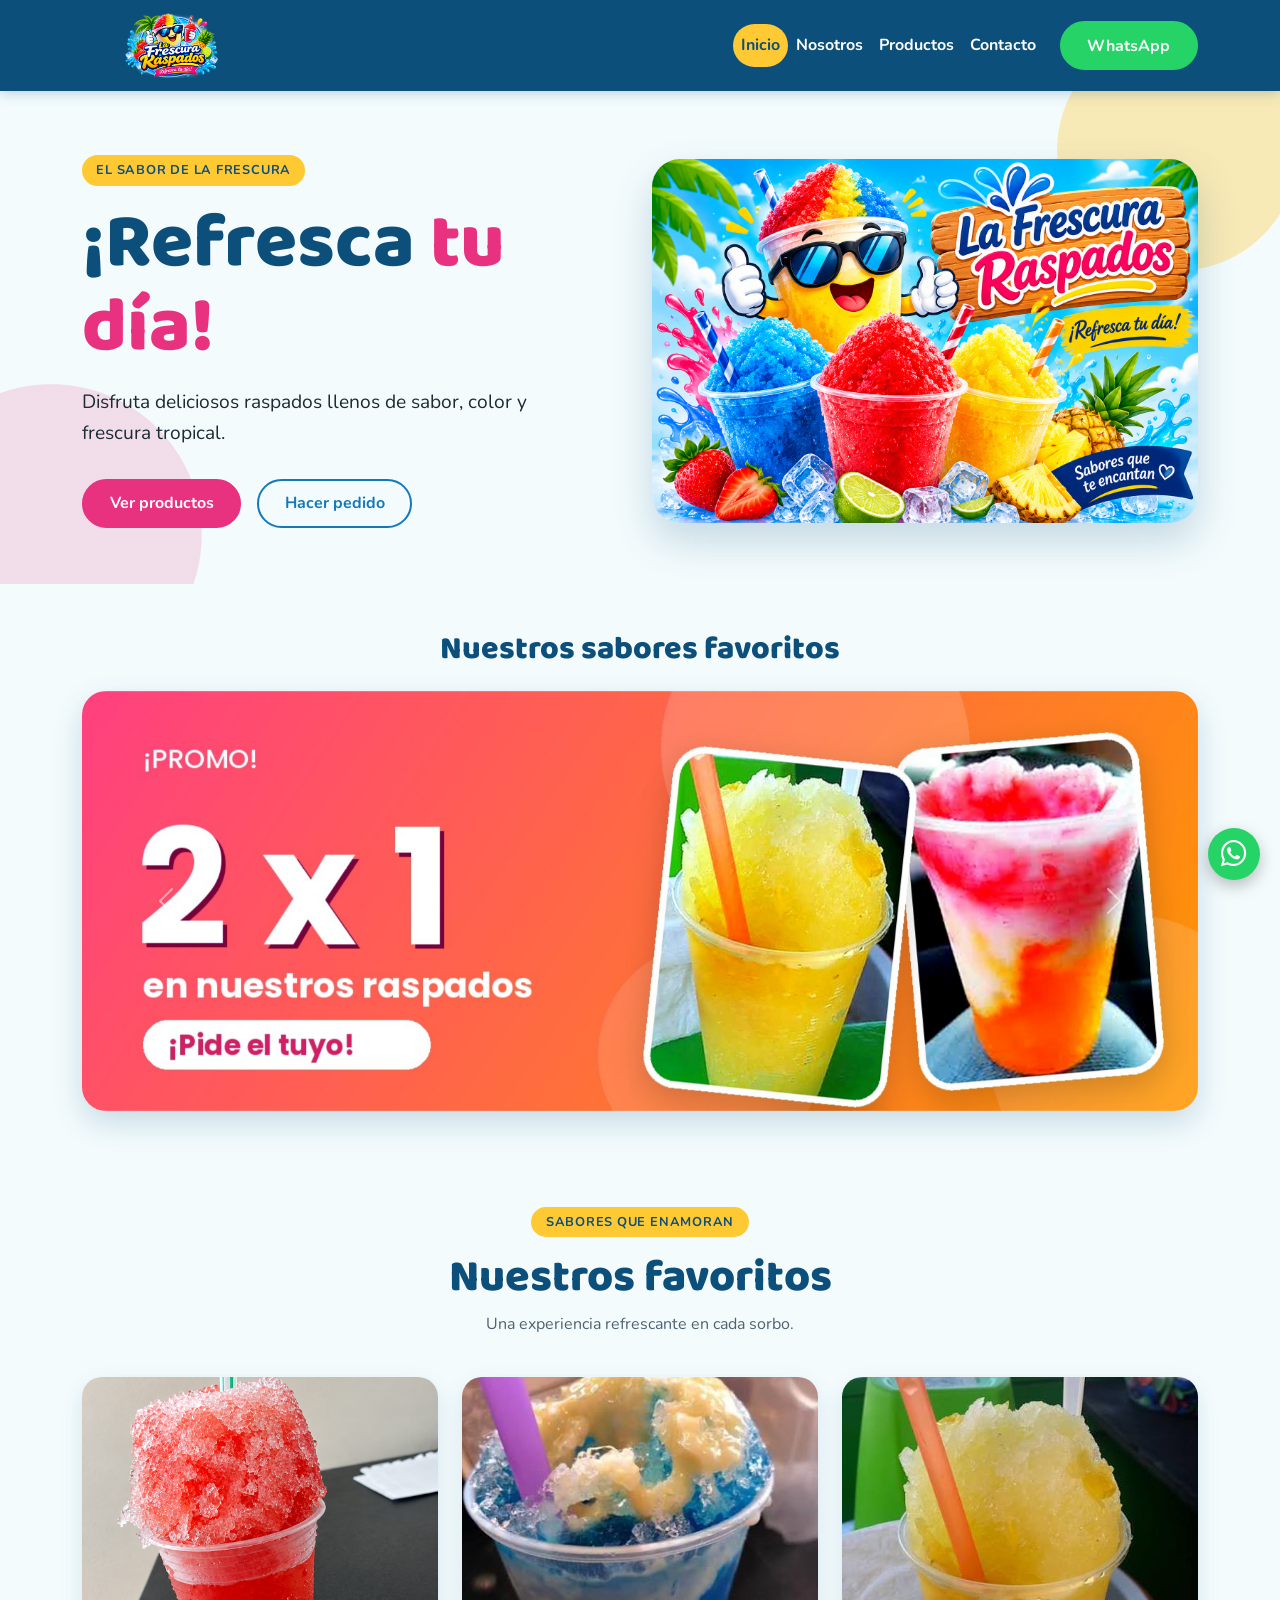
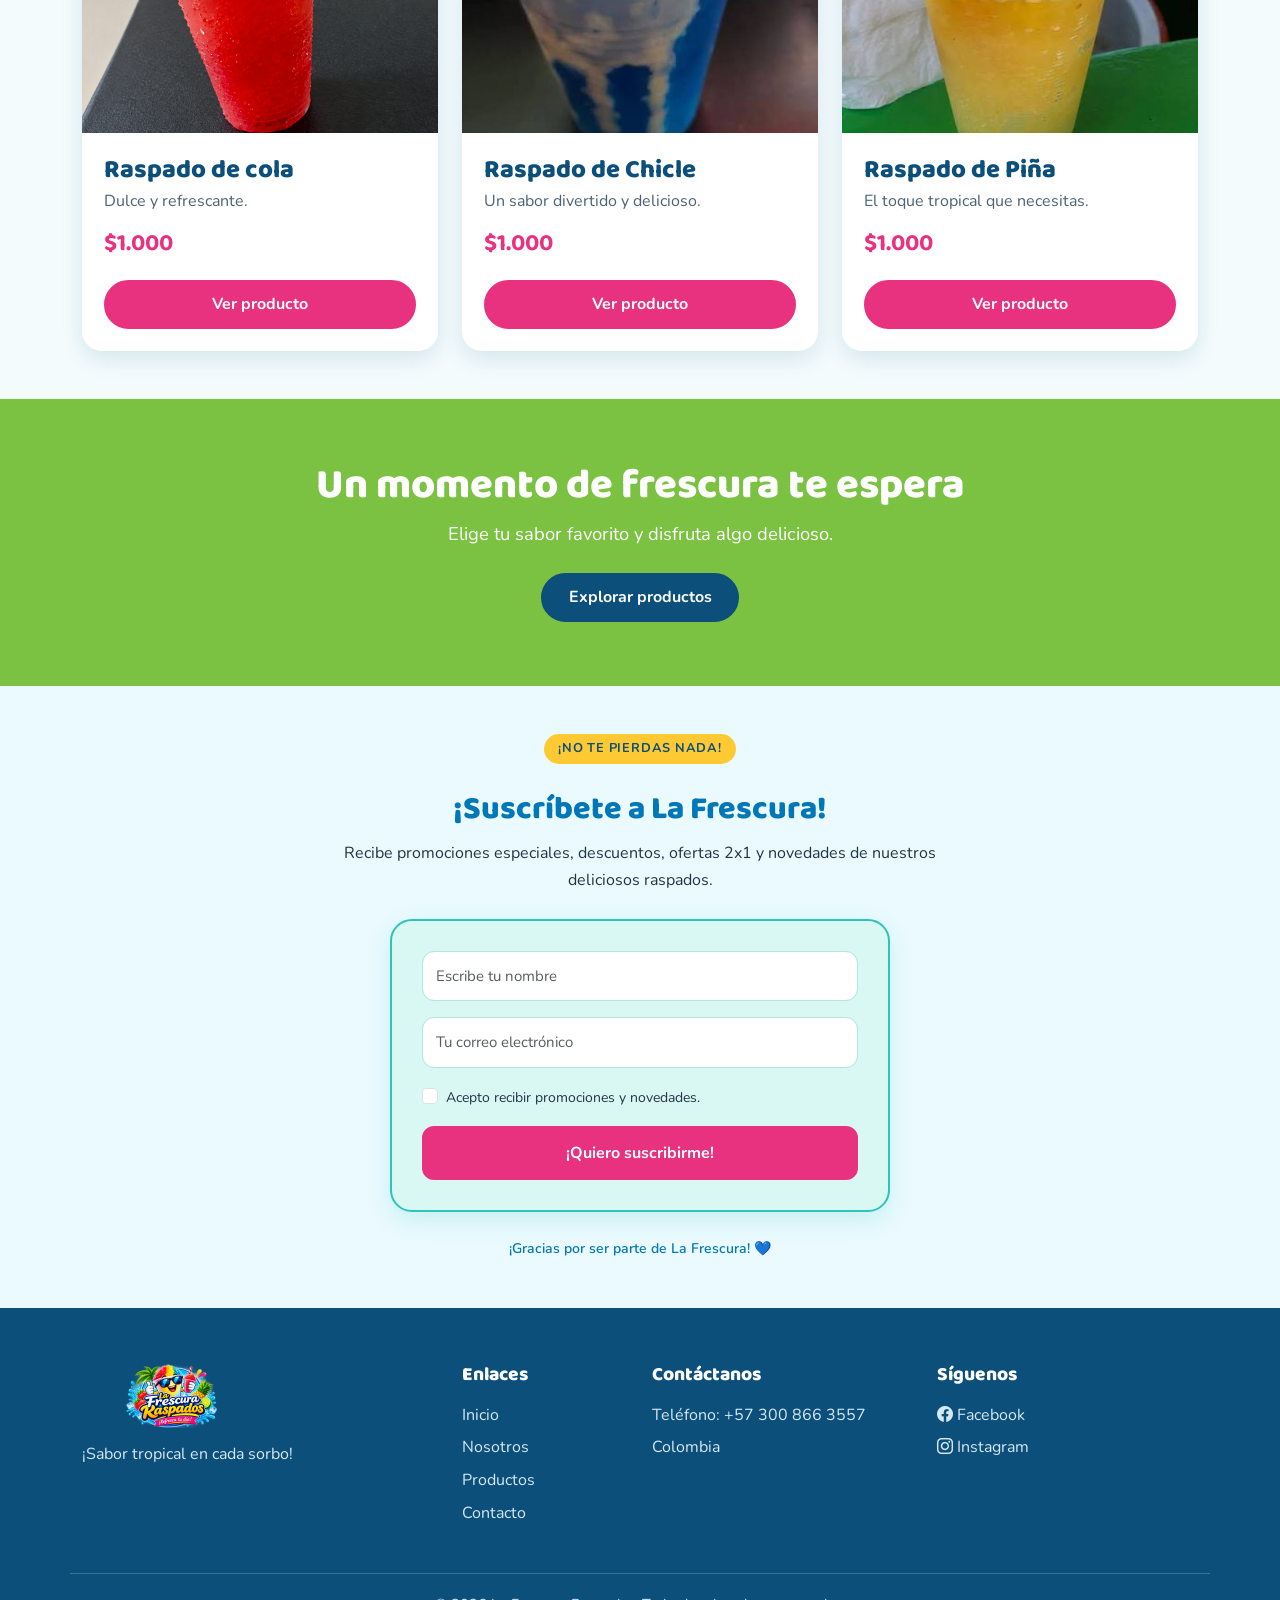
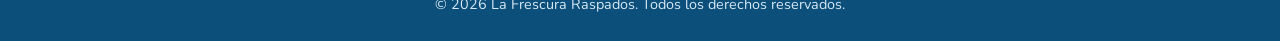
<file: index.html>
<!DOCTYPE html>
<html lang="es">
    
<head>
    <meta charset="UTF-8">
    <meta name="viewport" content="width=device-width, initial-scale=1.0">
    <title>Inicio | La Frescura Raspados</title>
    <link rel="stylesheet" href="css/bootstrap.css">
    <link rel="stylesheet" href="css/estilo.css">
    <link rel="stylesheet" href="https://cdn.jsdelivr.net/npm/bootstrap-icons@1.11.3/font/bootstrap-icons.min.css">
<head>
</head>
<body>

<nav class="navbar navbar-expand-lg navbar-dark barra-navegacion sticky-top">
    <div class="container">

       <a class="navbar-brand logo" href="index.html">
    <img src="./img/Logo tropical de raspados refrescantes.png"
         alt="La Frescura Raspados"
         class="logo-imagen">
</a>

        <button class="navbar-toggler" type="button" data-bs-toggle="collapse"
                data-bs-target="#menuPrincipal" aria-controls="menuPrincipal"
                aria-expanded="false" aria-label="Abrir menú">
            <span class="navbar-toggler-icon"></span>
        </button>

        <div class="collapse navbar-collapse" id="menuPrincipal">
            <ul class="navbar-nav ms-auto align-items-lg-center">
                <li class="nav-item"><a class="nav-link activo" href="index.html">Inicio</a></li>
                <li class="nav-item"><a class="nav-link" href="nosotros.html">Nosotros</a></li>
                <li class="nav-item"><a class="nav-link" href="productos.html">Productos</a></li>
                <li class="nav-item"><a class="nav-link" href="contacto.html">Contacto</a></li>
                <li class="nav-item ms-lg-3">
                    <a class="btn btn-whatsapp" href="https://wa.me/573008663557" target="_blank">
                        WhatsApp
                    </a>
                </li>
            </ul>
        </div>
    </div>
</nav>

<header class="portada">
    <div class="container">
        <div class="row align-items-center">
            <div class="col-lg-6 texto-portada">
                <span class="etiqueta">EL SABOR DE LA FRESCURA</span>
                <h1>¡Refresca <span>tu día!</span></h1>
                <p>Disfruta deliciosos raspados llenos de sabor, color y frescura tropical.</p>
                <div class="d-flex flex-wrap gap-3">
                    <a href="productos.html" class="btn btn-rosa">Ver productos</a>
                    <a href="https://wa.me/573008663557?text=Hola,%20quiero%20hacer%20un%20pedido"
                       class="btn btn-outline-azul" target="_blank">Hacer pedido</a>
                </div>
            </div>
            <div class="col-lg-6">
                <img src="img/Cartel tropical de raspados refrescantes.png"
                     class="img-fluid imagen-portada"
                     alt="Raspados tropicales de fresa, chicle y piña">
            </div>
        </div>
    </div>
</header>

<section class="container py-5">
    <h2 class="text-center mb-4">Nuestros sabores favoritos</h2>

    <div id="carruselSabores" class="carousel slide" data-bs-ride="carousel">

        <div class="carousel-inner">

            <div class="carousel-item active">
                <img src="img/banner_1_2x1.jpg" class="d-block w-100" alt="Raspado de piña">
                <div class="carousel-caption">
                </div>
            </div>

            <div class="carousel-item">
                <img src="img/banner_2_cola.jpg" class="d-block w-100" alt="Raspado de piña y cola">
                <div class="carousel-caption">
                </div>
            </div>

            <div class="carousel-item">
                <img src="img/banner_3_bien_frio.jpg" class="d-block w-100" alt="Raspado de limon">
                <div class="carousel-caption">
                </div>
            </div>

        </div>

        <button class="carousel-control-prev" type="button"
            data-bs-target="#carruselSabores" data-bs-slide="prev">
            <span class="carousel-control-prev-icon"></span>
        </button>

        <button class="carousel-control-next" type="button"
            data-bs-target="#carruselSabores" data-bs-slide="next">
            <span class="carousel-control-next-icon"></span>
        </button>

    </div>
</section>

<section class="seccion container py-5">
    <div class="titulo-seccion text-center">
        <span class="etiqueta">SABORES QUE ENAMORAN</span>
        <h2>Nuestros favoritos</h2>
        <p>Una experiencia refrescante en cada sorbo.</p>
    </div>

    <div class="row g-4 mt-3">
        <div class="col-md-4">
            <article class="producto-card">
                <img src="img/ba75a907-66b9-4c83-8964-df382645d1fd.png" class="producto-foto foto-fresa"
                     alt="Raspado de fresa">
                <div class="producto-info">
                    <h3>Raspado de cola</h3>
                    <p>Dulce y refrescante.</p>
                    <strong>$1.000</strong>
                    <a href="productos.html" class="btn btn-rosa w-100 mt-3">Ver producto</a>
                </div>
            </article>
        </div>

        <div class="col-md-4">
            <article class="producto-card">
                <img src="img/images.jpeg" class="producto-foto foto-chicle"
                     alt="Raspado de chicle">
                <div class="producto-info">
                    <h3>Raspado de Chicle</h3>
                    <p>Un sabor divertido y delicioso.</p>
                    <strong>$1.000</strong>
                    <a href="productos.html" class="btn btn-rosa w-100 mt-3">Ver producto</a>
                </div>
            </article>
        </div>

        <div class="col-md-4">
            <article class="producto-card">
                <img src="img/images (1).jpeg" class="producto-foto foto-pina"
                     alt="Raspado de piña">
                <div class="producto-info">
                    <h3>Raspado de Piña</h3>
                    <p>El toque tropical que necesitas.</p>
                    <strong>$1.000</strong>
                    <a href="productos.html" class="btn btn-rosa w-100 mt-3">Ver producto</a>
                </div>
            </article>
        </div>
    </div>
</section>

<section class="franja-verde">
    <div class="container text-center">
        <h2>Un momento de frescura te espera</h2>
        <p>Elige tu sabor favorito y disfruta algo delicioso.</p>
        <a href="productos.html" class="btn btn-azul">Explorar productos</a>
    </div>
</section>


<section class="suscripcion py-5">

    <div class="container text-center">

        <span class="etiqueta">¡NO TE PIERDAS NADA!</span>

        <h2>¡Suscríbete a La Frescura!</h2>

        <p class="texto-suscripcion">
            Recibe promociones especiales, descuentos, ofertas 2x1
            y novedades de nuestros deliciosos raspados.
        </p>

        <div class="newsletter-contenedor">

            <form action="https://api.web3forms.com/submit" method="POST">

                <!-- Clave de Web3Forms -->
                <input type="hidden" name="access_key"
                value="695f44c3-39dd-45e0-85ff-60c8536bd36b">

                <input type="hidden" name="subject"
                value="Nueva suscripción - La Frescura Raspados">

                <input type="hidden" name="from_name"
                value="La Frescura Raspados">

                <!-- Protección contra spam -->
                <input type="checkbox" name="botcheck" style="display:none;">

                <!-- Nombre -->
                <div class="mb-3">
                    <input type="text"
                    name="name"
                    class="form-control"
                    placeholder="Escribe tu nombre"
                    required>
                </div>

                <!-- Correo -->
                <div class="mb-3">
                    <input type="email"
                    name="email"
                    class="form-control"
                    placeholder="Tu correo electrónico"
                    required>
                </div>

                <!-- Autorización -->
                <div class="form-check mb-3 text-start">
                    <input type="checkbox"
                    class="form-check-input"
                    id="acepto"
                    name="consentimiento"
                    value="Acepto recibir promociones"
                    required>

                    <label class="form-check-label" for="acepto">
                        Acepto recibir promociones y novedades.
                    </label>
                </div>

                <button type="submit" class="btn btn-rosa w-100">
                    ¡Quiero suscribirme!
                </button>

            </form>

        </div>

        <small class="mensaje-suscripcion">
            ¡Gracias por ser parte de La Frescura! 💙
        </small>

    </div>

</section>


<footer class="pie-pagina">
    <div class="container">
        <div class="row gy-4">
            <div class="col-lg-4">
<a class="navbar-brand logo" href="index.html">
    <img src="./img/Logo tropical de raspados refrescantes.png"
         alt="La Frescura Raspados"
         class="logo-imagen">
</a>
                <p>¡Sabor tropical en cada sorbo!</p>
            </div>
            <div class="col-lg-2 col-6">
                <h5>Enlaces</h5>
                <a href="index.html">Inicio</a>
                <a href="nosotros.html">Nosotros</a>
                <a href="productos.html">Productos</a>
                <a href="contacto.html">Contacto</a>
            </div>
            <div class="col-lg-3 col-6">
                <h5>Contáctanos</h5>
                <p>Teléfono: +57 300 866 3557</p>
                <p>Colombia</p>
            </div>
            <div class="col-lg-3">
                <h5>Síguenos</h5>
<div class="redes">

    <a href="https://www.facebook.com/profile.php?id=61596878762252"
       target="_blank" rel="noopener noreferrer">
        <i class="bi bi-facebook"></i> Facebook
    </a>

    <a href="https://www.instagram.com/frescuraraspados/"
       target="_blank" rel="noopener noreferrer">
        <i class="bi bi-instagram"></i> Instagram
    </a>



</div>
        </div>
        <div class="copyright">
            © 2026 La Frescura Raspados. Todos los derechos reservados.
        </div>
    </div>
</footer>

<a class="flotante-whatsapp"
   href="https://wa.me/573008663557"
   target="_blank"
   rel="noopener noreferrer"
   aria-label="Contactar por WhatsApp">
    <i class="bi bi-whatsapp"></i>
</a>

<button id="volverArriba"
        class="volver-arriba"
        aria-label="Volver arriba">↑</button>



<script src="js/bootstrap.bundle.js"></script>
<script src="js/script.js"></script>
</body>
</html>
</file>
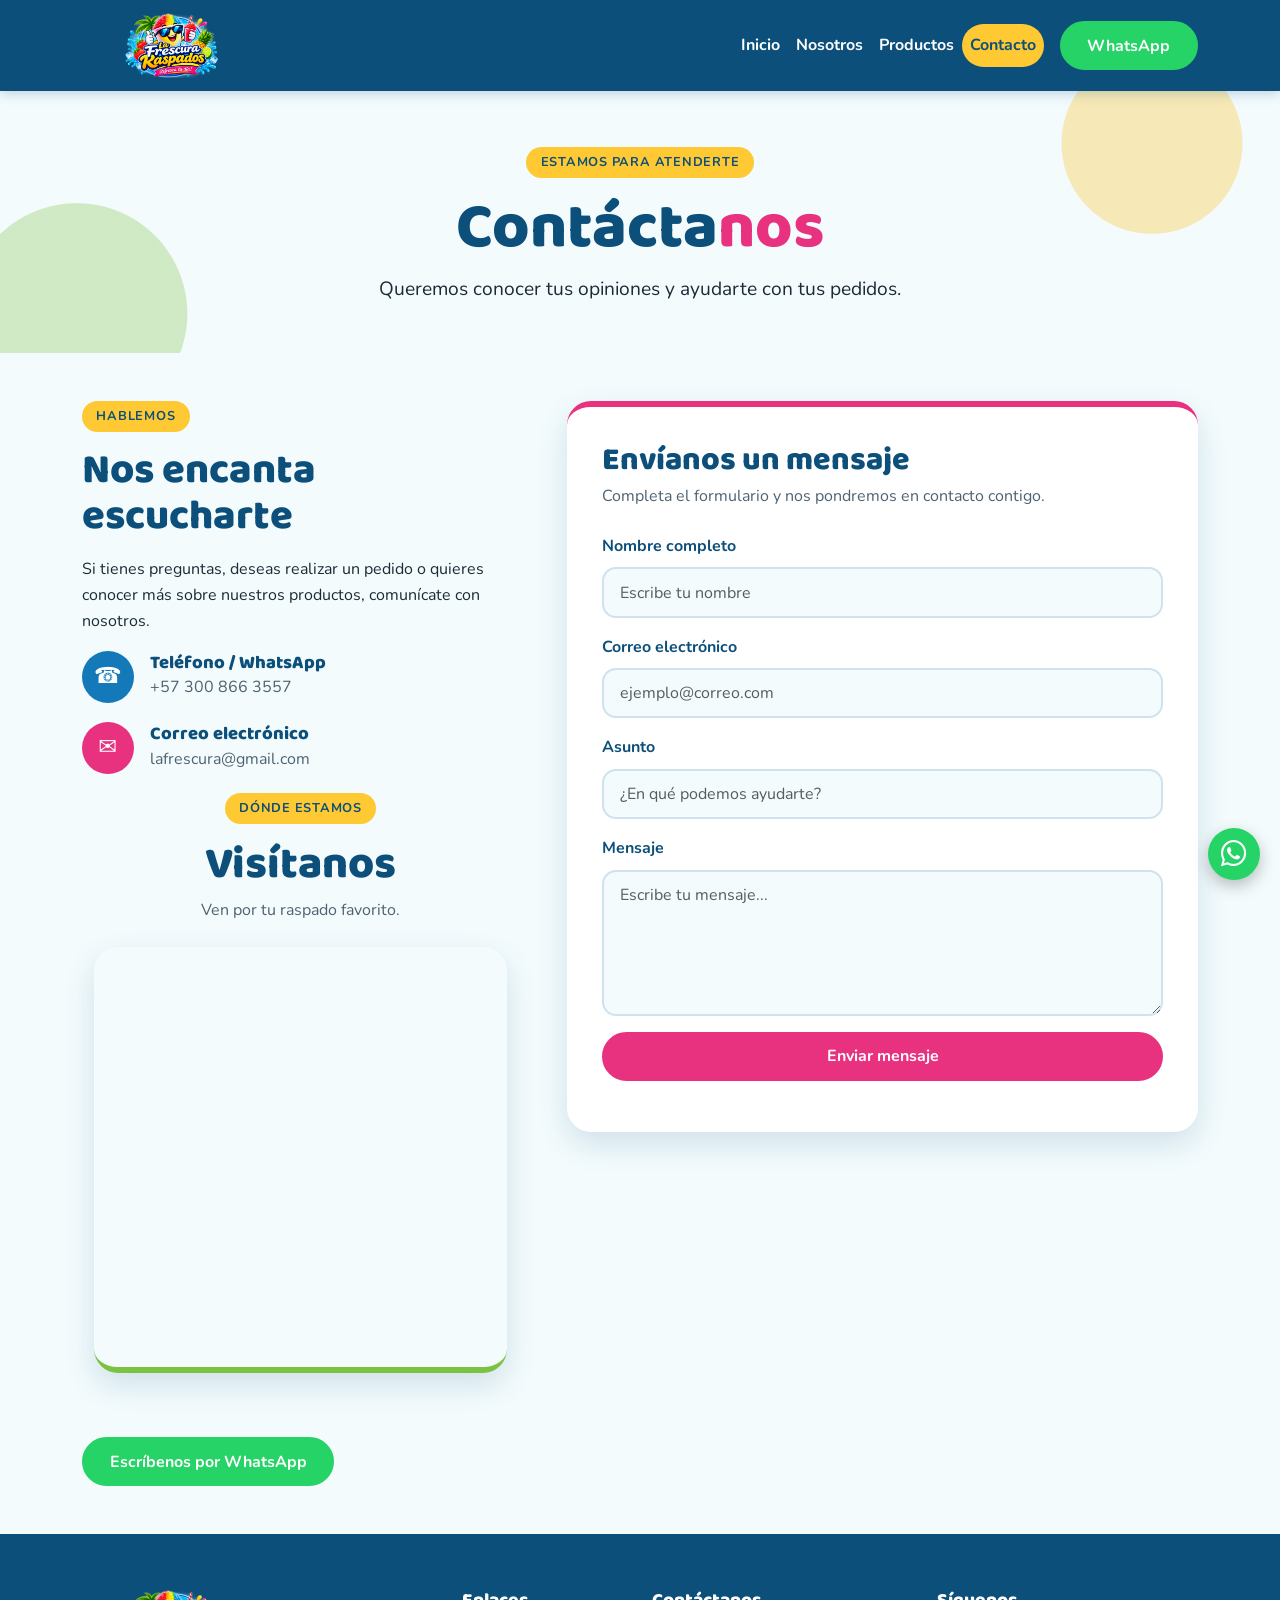
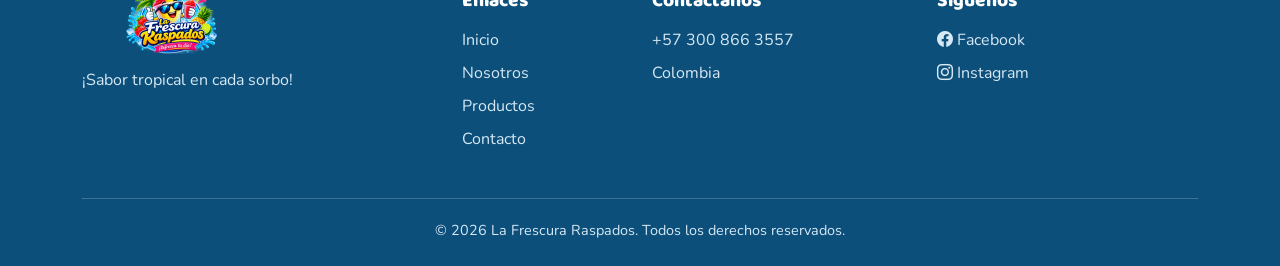
<file: contacto.html>
<!DOCTYPE html>
<html lang="es">
    <link rel="stylesheet" href="https://cdn.jsdelivr.net/npm/bootstrap-icons@1.11.3/font/bootstrap-icons.min.css">
<head>
    <meta charset="UTF-8">
    <meta name="viewport" content="width=device-width, initial-scale=1.0">
    <title>Contacto | La Frescura Raspados</title>
    <link rel="stylesheet" href="css/bootstrap.css">
    <link rel="stylesheet" href="css/estilo.css">
</head>
<body>

<nav class="navbar navbar-expand-lg navbar-dark barra-navegacion sticky-top">
    <div class="container">
<a class="navbar-brand logo" href="index.html">
    <img src="./img/Logo tropical de raspados refrescantes.png"
         alt="La Frescura Raspados"
         class="logo-imagen">
</a>
        <button class="navbar-toggler" type="button" data-bs-toggle="collapse"
                data-bs-target="#menuPrincipal" aria-label="Abrir menú">
            <span class="navbar-toggler-icon"></span>
        </button>
        <div class="collapse navbar-collapse" id="menuPrincipal">
            <ul class="navbar-nav ms-auto align-items-lg-center">
                <li class="nav-item"><a class="nav-link" href="index.html">Inicio</a></li>
                <li class="nav-item"><a class="nav-link" href="nosotros.html">Nosotros</a></li>
                <li class="nav-item"><a class="nav-link" href="productos.html">Productos</a></li>
                <li class="nav-item"><a class="nav-link activo" href="contacto.html">Contacto</a></li>
                <li class="nav-item ms-lg-3">
                    <a class="btn btn-whatsapp" href="https://wa.me/573008663557" target="_blank">WhatsApp</a>
                </li>
            </ul>
        </div>
    </div>
</nav>

<header class="encabezado-pagina">
    <div class="container text-center">
        <span class="etiqueta">ESTAMOS PARA ATENDERTE</span>
        <h1>Contácta<span>nos</span></h1>
        <p>Queremos conocer tus opiniones y ayudarte con tus pedidos.</p>
    </div>
</header>

<section class="container py-5">
    <div class="row g-5">
        <div class="col-lg-5">
            <span class="etiqueta">HABLEMOS</span>
            <h2 class="titulo-interno">Nos encanta escucharte</h2>
            <p>Si tienes preguntas, deseas realizar un pedido o quieres conocer más sobre nuestros productos, comunícate con nosotros.</p>

            <div class="contacto-dato">
                <div class="contacto-icono">☎</div>
                <div>
                    <h5>Teléfono / WhatsApp</h5>
                    <p>+57 300 866 3557</p>
                </div>
            </div>

            <div class="contacto-dato">
                <div class="contacto-icono">✉</div>
                <div>
                    <h5>Correo electrónico</h5>
                    <p>lafrescura@gmail.com</p>
                </div>
            </div>

<section class="container pb-5">
    <div class="titulo-seccion text-center mb-4">
        <span class="etiqueta">DÓNDE ESTAMOS</span>
        <h2>Visítanos</h2>
        <p>Ven por tu raspado favorito.</p>
    </div>

    <div class="mapa-contenedor">
    <iframe
        src="https://www.google.com/maps/embed?pb=!4v1795546037017!6m8!1m7!1sMROVryXRe8iT_GXx5Q9qGQ!2m2!1d8.936691536424542!2d-75.34682285761922!3f220.58967261137113!4f-4.765041453120489!5f0.7820865974627469"
        width="100%"
        height="400"
        style="border:0;"
        allowfullscreen=""
        loading="lazy"
        referrerpolicy="strict-origin-when-cross-origin">
    </iframe>
    </div>
</section>

            <a href="https://wa.me/573008663557" target="_blank" class="btn btn-whatsapp mt-3">
                Escríbenos por WhatsApp
            </a>
        </div>

        <div class="col-lg-7">
            <div class="formulario-card">
                <h2>Envíanos un mensaje</h2>
                <p>Completa el formulario y nos pondremos en contacto contigo.</p>

                <form id="formContacto">
                    <input type="hidden" name="access_key" value="TU_CLAVE_WEB3FORMS">
                    <input type="hidden" name="subject" value="Nuevo mensaje desde La Frescura Raspados">

                    <div class="mb-3">
                        <label for="nombre" class="form-label">Nombre completo</label>
                        <input type="text" class="form-control" id="nombre" name="name"
                               placeholder="Escribe tu nombre" required>
                    </div>

                    <div class="mb-3">
                        <label for="correo" class="form-label">Correo electrónico</label>
                        <input type="email" class="form-control" id="correo" name="email"
                               placeholder="ejemplo@correo.com" required>
                    </div>

                    <div class="mb-3">
                        <label for="asunto" class="form-label">Asunto</label>
                        <input type="text" class="form-control" id="asunto" name="asunto"
                               placeholder="¿En qué podemos ayudarte?" required>
                    </div>

                    <div class="mb-3">
                        <label for="mensaje" class="form-label">Mensaje</label>
                        <textarea class="form-control" id="mensaje" name="message" rows="5"
                                  placeholder="Escribe tu mensaje..." required></textarea>
                    </div>

                    <button type="submit" class="btn btn-rosa w-100" id="btnEnviar">
                        Enviar mensaje
                    </button>
                    <p id="respuestaFormulario" class="mt-3" aria-live="polite"></p>
                </form>
            </div>
        </div>
    </div>
</section>

<footer class="pie-pagina">
    <div class="container">
        <div class="row gy-4">
            <div class="col-lg-4">
<a class="navbar-brand logo" href="index.html">
    <img src="./img/Logo tropical de raspados refrescantes.png"
         alt="La Frescura Raspados"
         class="logo-imagen">
</a>
                <p>¡Sabor tropical en cada sorbo!</p>
            </div>
            <div class="col-lg-2 col-6">
                <h5>Enlaces</h5>
                <a href="index.html">Inicio</a><a href="nosotros.html">Nosotros</a>
                <a href="productos.html">Productos</a><a href="contacto.html">Contacto</a>
            </div>
            <div class="col-lg-3 col-6">
                <h5>Contáctanos</h5>
                <p>+57 300 866 3557</p><p>Colombia</p>
            </div>
            <div class="col-lg-3">
                <h5>Síguenos</h5>
                <div class="redes">

    <a href="https://www.facebook.com/profile.php?id=61596878762252"
       target="_blank" rel="noopener noreferrer">
        <i class="bi bi-facebook"></i> Facebook
    </a>

    <a href="https://www.instagram.com/frescuraraspados/"
       target="_blank" rel="noopener noreferrer">
        <i class="bi bi-instagram"></i> Instagram
    </a>



</div>
            </div>
        </div>
        <div class="copyright">© 2026 La Frescura Raspados. Todos los derechos reservados.</div>
    </div>
</footer>

<a class="flotante-whatsapp"
   href="https://wa.me/573008663557"
   target="_blank"
   rel="noopener noreferrer"
   aria-label="Contactar por WhatsApp">
    <i class="bi bi-whatsapp"></i>
</a>

<button id="volverArriba"
        class="volver-arriba"
        aria-label="Volver arriba">↑</button>

<script src="js/bootstrap.bundle.js"></script>
<script src="js/script.js"></script>
</body>
</html>
</file>
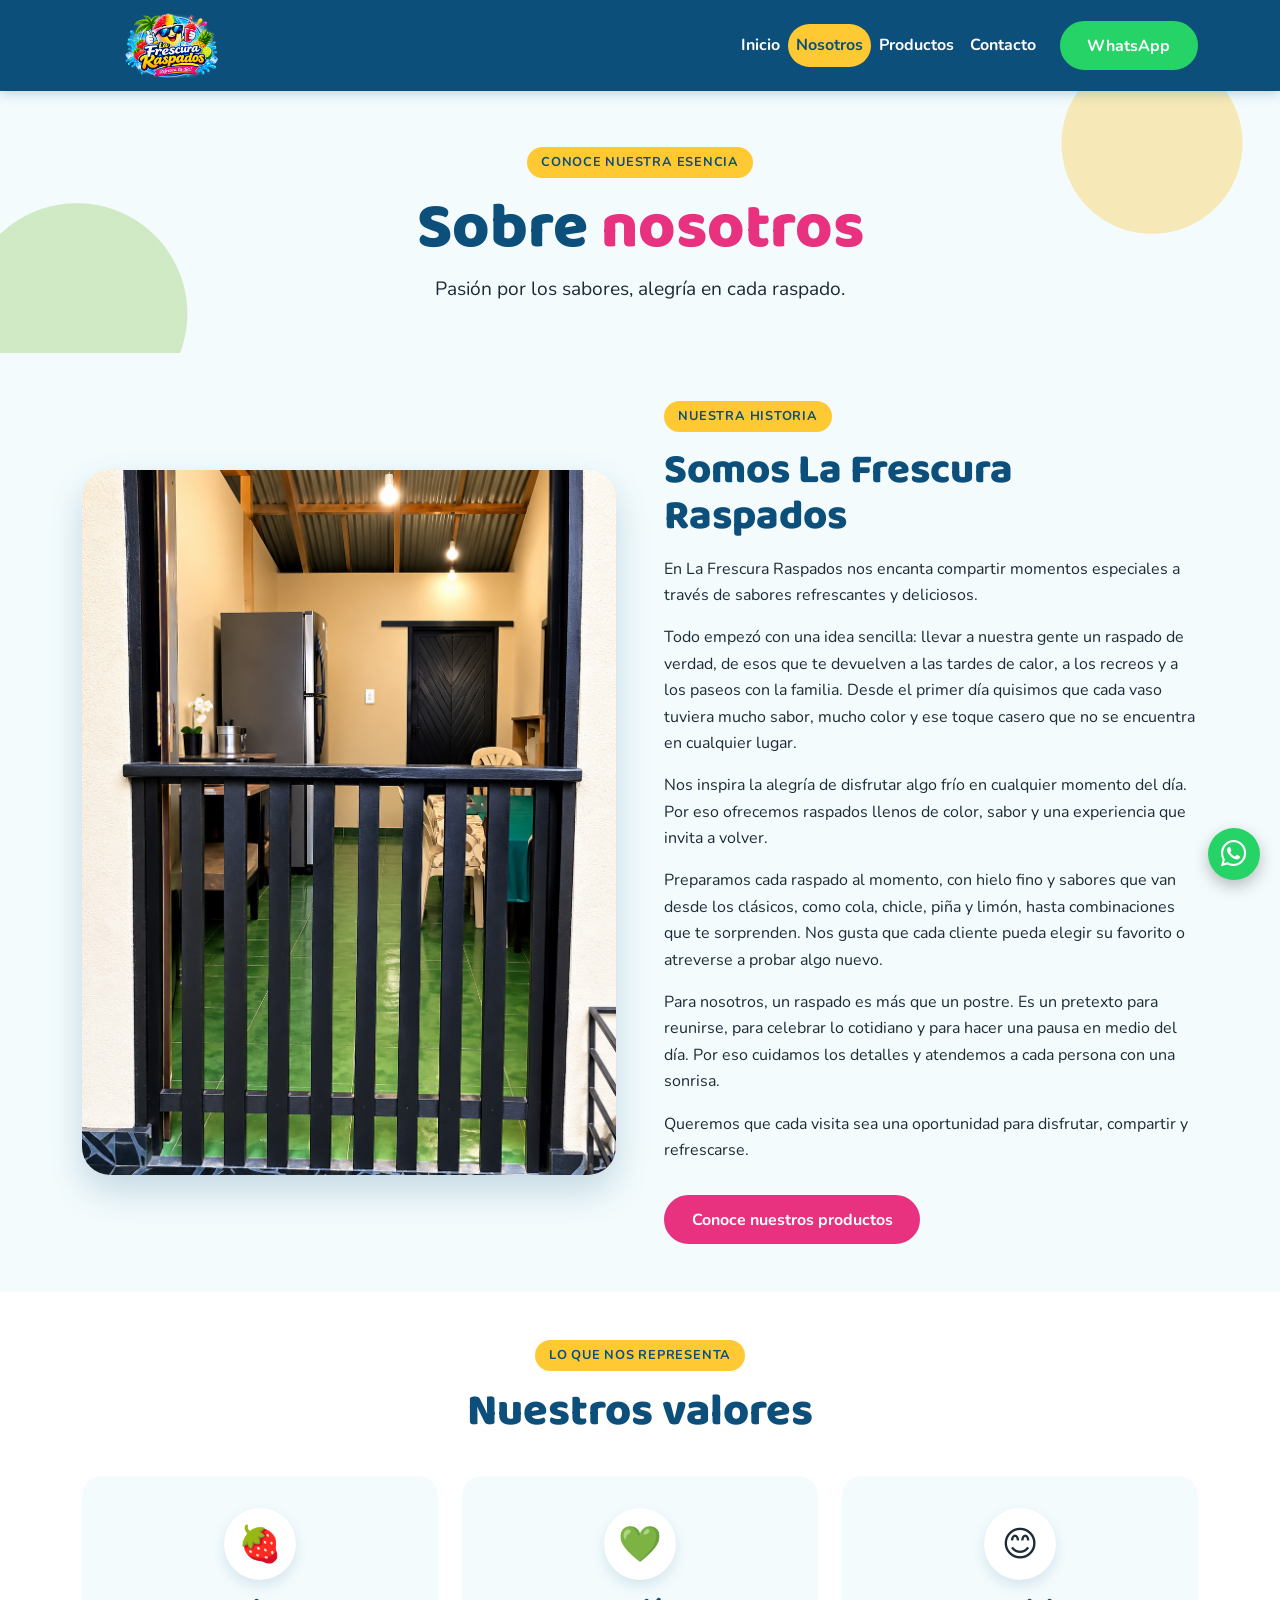
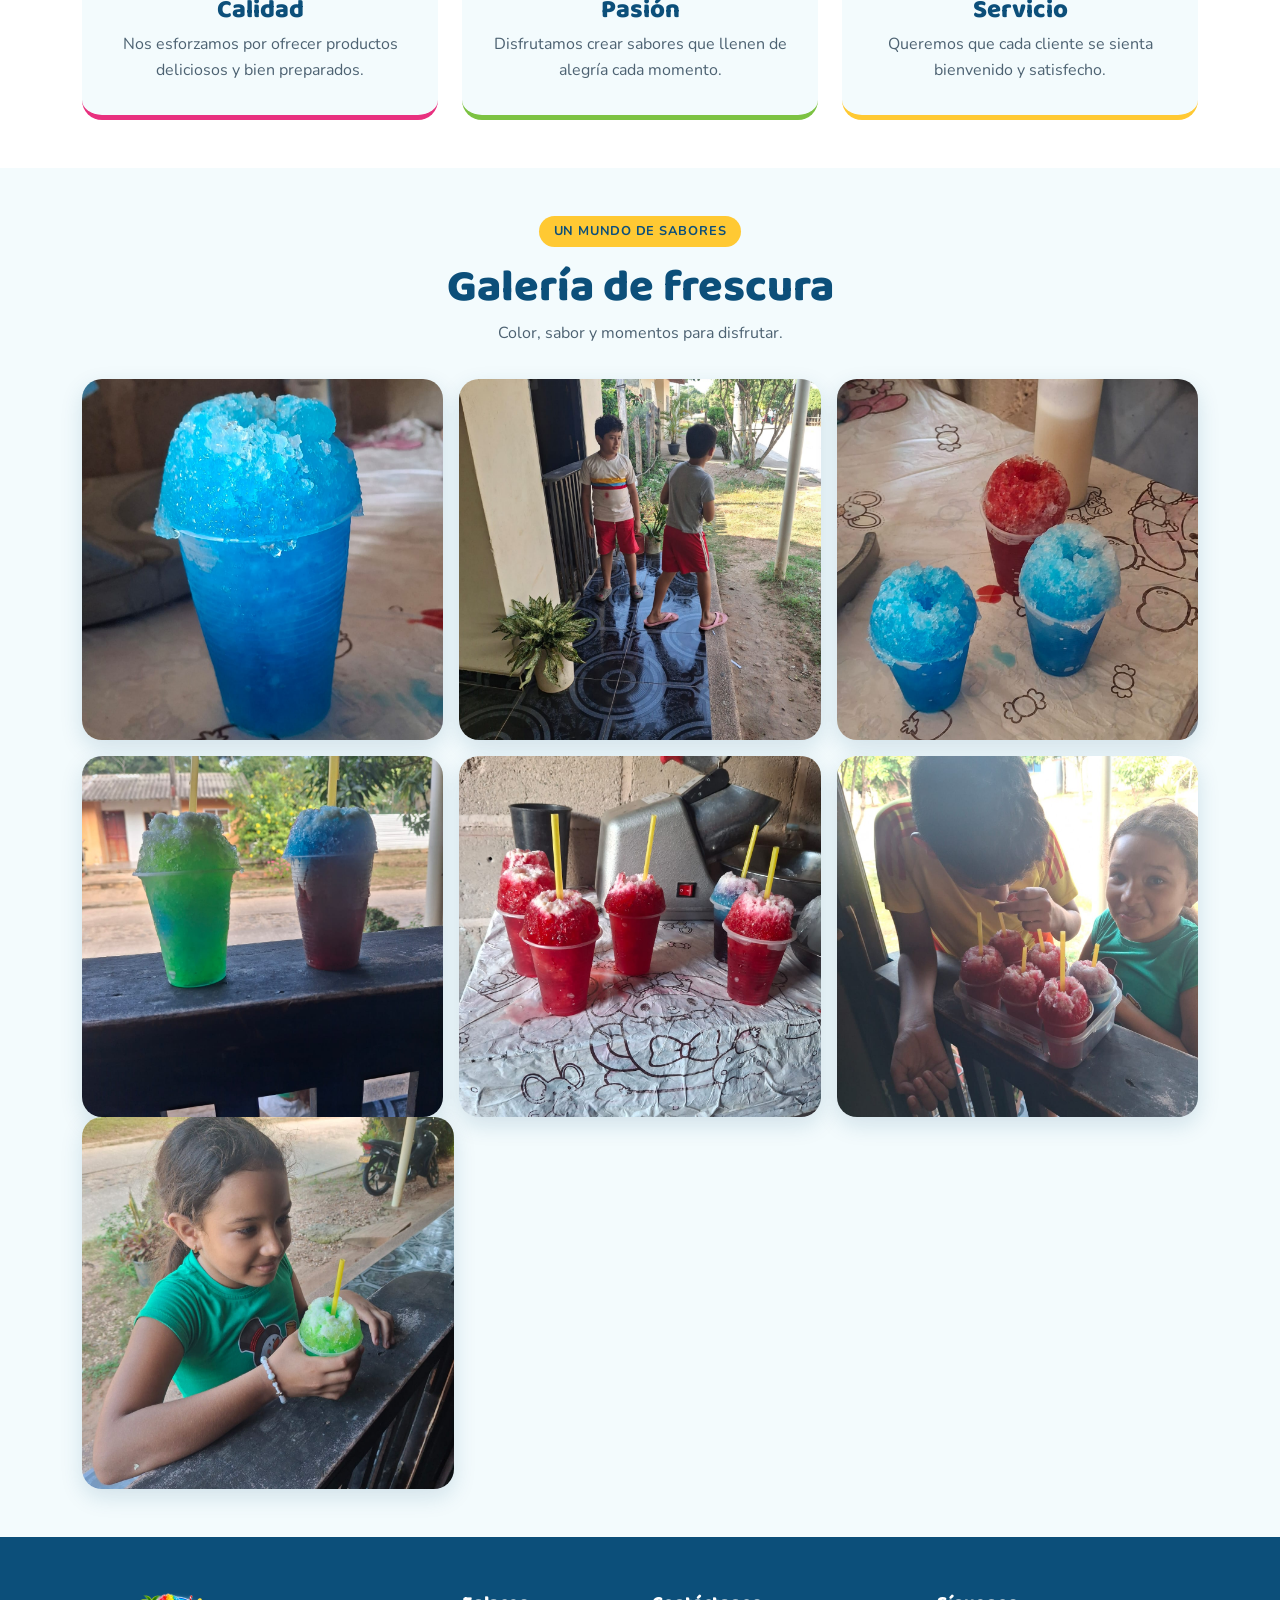
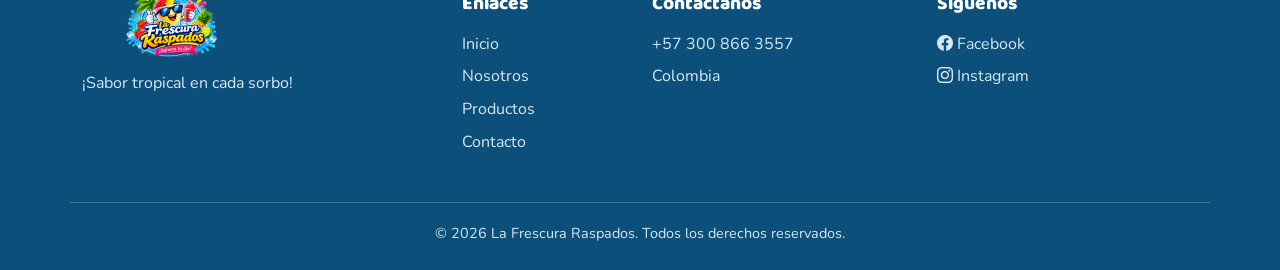
<file: nosotros.html>
<!DOCTYPE html>
<html lang="es">
    <link rel="stylesheet" href="https://cdn.jsdelivr.net/npm/bootstrap-icons@1.11.3/font/bootstrap-icons.min.css">
<head>
    <meta charset="UTF-8">
    <meta name="viewport" content="width=device-width, initial-scale=1.0">
    <title>Nosotros | La Frescura Raspados</title>
    <link rel="stylesheet" href="css/bootstrap.css">
    <link rel="stylesheet" href="css/estilo.css">
</head>
<body>

<nav class="navbar navbar-expand-lg navbar-dark barra-navegacion sticky-top">
    <div class="container">
<a class="navbar-brand logo" href="index.html">
    <img src="./img/Logo tropical de raspados refrescantes.png"
         alt="La Frescura Raspados"
         class="logo-imagen">
</a>
        <button class="navbar-toggler" type="button" data-bs-toggle="collapse"
                data-bs-target="#menuPrincipal" aria-label="Abrir menú">
            <span class="navbar-toggler-icon"></span>
        </button>
        <div class="collapse navbar-collapse" id="menuPrincipal">
            <ul class="navbar-nav ms-auto align-items-lg-center">
                <li class="nav-item"><a class="nav-link" href="index.html">Inicio</a></li>
                <li class="nav-item"><a class="nav-link activo" href="nosotros.html">Nosotros</a></li>
                <li class="nav-item"><a class="nav-link" href="productos.html">Productos</a></li>
                <li class="nav-item"><a class="nav-link" href="contacto.html">Contacto</a></li>
                <li class="nav-item ms-lg-3">
                    <a class="btn btn-whatsapp" href="https://wa.me/573008663557" target="_blank">WhatsApp</a>
                </li>
            </ul>
        </div>
    </div>
</nav>

<header class="encabezado-pagina">
    <div class="container text-center">
        <span class="etiqueta">CONOCE NUESTRA ESENCIA</span>
        <h1>Sobre <span>nosotros</span></h1>
        <p>Pasión por los sabores, alegría en cada raspado.</p>
    </div>
</header>

<section class="container seccion py-5">
    <div class="row align-items-center g-5">
        <div class="col-lg-6">
            <img src="img/50e6c6cb-2f34-4cf4-9225-66f00a845b6a.png" class="img-fluid foto-nosotros"
                 alt="Nuestros raspados tropicales">
        </div>
        <div class="col-lg-6">
            <span class="etiqueta">NUESTRA HISTORIA</span>
            <h2 class="titulo-interno">Somos La Frescura Raspados</h2>
<p>En La Frescura Raspados nos encanta compartir momentos especiales a través de sabores refrescantes y deliciosos.</p>
<p>Todo empezó con una idea sencilla: llevar a nuestra gente un raspado de verdad, de esos que te devuelven a las tardes de calor, a los recreos y a los paseos con la familia. Desde el primer día quisimos que cada vaso tuviera mucho sabor, mucho color y ese toque casero que no se encuentra en cualquier lugar.</p>
<p>Nos inspira la alegría de disfrutar algo frío en cualquier momento del día. Por eso ofrecemos raspados llenos de color, sabor y una experiencia que invita a volver.</p>
<p>Preparamos cada raspado al momento, con hielo fino y sabores que van desde los clásicos, como cola, chicle, piña y limón, hasta combinaciones que te sorprenden. Nos gusta que cada cliente pueda elegir su favorito o atreverse a probar algo nuevo.</p>
<p>Para nosotros, un raspado es más que un postre. Es un pretexto para reunirse, para celebrar lo cotidiano y para hacer una pausa en medio del día. Por eso cuidamos los detalles y atendemos a cada persona con una sonrisa.</p>
<p>Queremos que cada visita sea una oportunidad para disfrutar, compartir y refrescarse.</p>
            <a href="productos.html" class="btn btn-rosa mt-3">Conoce nuestros productos</a>
        </div>
    </div>
</section>

<section class="valores py-5">
    <div class="container">
        <div class="titulo-seccion text-center">
            <span class="etiqueta">LO QUE NOS REPRESENTA</span>
            <h2>Nuestros valores</h2>
        </div>
        <div class="row g-4 mt-3">
            <div class="col-md-4">
                <div class="valor-card">
                    <div class="valor-icono">🍓</div>
                    <h3>Calidad</h3>
                    <p>Nos esforzamos por ofrecer productos deliciosos y bien preparados.</p>
                </div>
            </div>
            <div class="col-md-4">
                <div class="valor-card">
                    <div class="valor-icono">💚</div>
                    <h3>Pasión</h3>
                    <p>Disfrutamos crear sabores que llenen de alegría cada momento.</p>
                </div>
            </div>
            <div class="col-md-4">
                <div class="valor-card">
                    <div class="valor-icono">😊</div>
                    <h3>Servicio</h3>
                    <p>Queremos que cada cliente se sienta bienvenido y satisfecho.</p>
                </div>
            </div>
        </div>
    </div>
</section>

<section class="container py-5">
    <div class="titulo-seccion text-center">
        <span class="etiqueta">UN MUNDO DE SABORES</span>
        <h2>Galería de frescura</h2>
        <p>Color, sabor y momentos para disfrutar.</p>
    </div>
    <div class="row g-3 mt-3">
        <div class="col-md-4">
            <img src="img/dbffd0da-5d17-4e52-b5f3-8c5c97709190.jpg" class="img-fluid foto-galeria foto-fresa"
                 alt="Raspado de fresa">
        </div>
        <div class="col-md-4">
            <img src="img/439204f5-e380-4991-bdfb-7d1bc503e618.jpg" class="img-fluid foto-galeria foto-chicle"
                 alt="Raspado de chicle">
        </div>
        <div class="col-md-4">
            <img src="img/a4be543b-11d0-4d1e-99bc-6a16e29713e4.jpg" class="img-fluid foto-galeria foto-pina"
                 alt="Raspado de piña">
        </div>
                <div class="col-md-4">
            <img src="img/503c5b49-fc93-424e-8d91-ee8267f0f8d0.jpg" class="img-fluid foto-galeria foto-pina"
                 alt="Raspado de piña">
        </div>
                <div class="col-md-4">
            <img src="img/ed3b8f3e-85d7-4e1c-9df7-7066baca28fa.jpg" class="img-fluid foto-galeria foto-pina"
                 alt="Raspado de piña">
        </div>
                <div class="col-md-4">
            <img src="img/fa3b15f6-faad-4dd7-83f3-329504210563.jpg" class="img-fluid foto-galeria foto-pina"
                 alt="Raspado de piña">
        </div>
                </div>
                <div class="col-md-4">
            <img src="img/000fa98e-0cf3-484f-9223-f861c9ae6f6d.jpg" class="img-fluid foto-galeria foto-pina"
                 alt="Raspado de piña">
        </div>
    </div>
</section>

<footer class="pie-pagina">
    <div class="container">
        <div class="row gy-4">
            <div class="col-lg-4">
<a class="navbar-brand logo" href="index.html">
    <img src="./img/Logo tropical de raspados refrescantes.png"
         alt="La Frescura Raspados"
         class="logo-imagen">
</a>
                <p>¡Sabor tropical en cada sorbo!</p>
            </div>
            <div class="col-lg-2 col-6">
                <h5>Enlaces</h5>
                <a href="index.html">Inicio</a>
                <a href="nosotros.html">Nosotros</a>
                <a href="productos.html">Productos</a>
                <a href="contacto.html">Contacto</a>
            </div>
            <div class="col-lg-3 col-6">
                <h5>Contáctanos</h5>
                <p>+57 300 866 3557</p>
                <p>Colombia</p>
            </div>
            <div class="col-lg-3">
                <h5>Síguenos</h5>
                <div class="redes">

    <a href="https://www.facebook.com/profile.php?id=61596878762252"
       target="_blank" rel="noopener noreferrer">
        <i class="bi bi-facebook"></i> Facebook
    </a>

    <a href="https://www.instagram.com/frescuraraspados/"
       target="_blank" rel="noopener noreferrer">
        <i class="bi bi-instagram"></i> Instagram
    </a>



</div>
        </div>
        <div class="copyright">© 2026 La Frescura Raspados. Todos los derechos reservados.</div>
    </div>
</footer>

<a class="flotante-whatsapp"
   href="https://wa.me/573008663557"
   target="_blank"
   rel="noopener noreferrer"
   aria-label="Contactar por WhatsApp">
    <i class="bi bi-whatsapp"></i>
</a>

<button id="volverArriba"
        class="volver-arriba"
        aria-label="Volver arriba">↑</button>
        
<script src="js/bootstrap.bundle.js"></script>
<script src="js/script.js"></script>
</body>
</html>
</file>
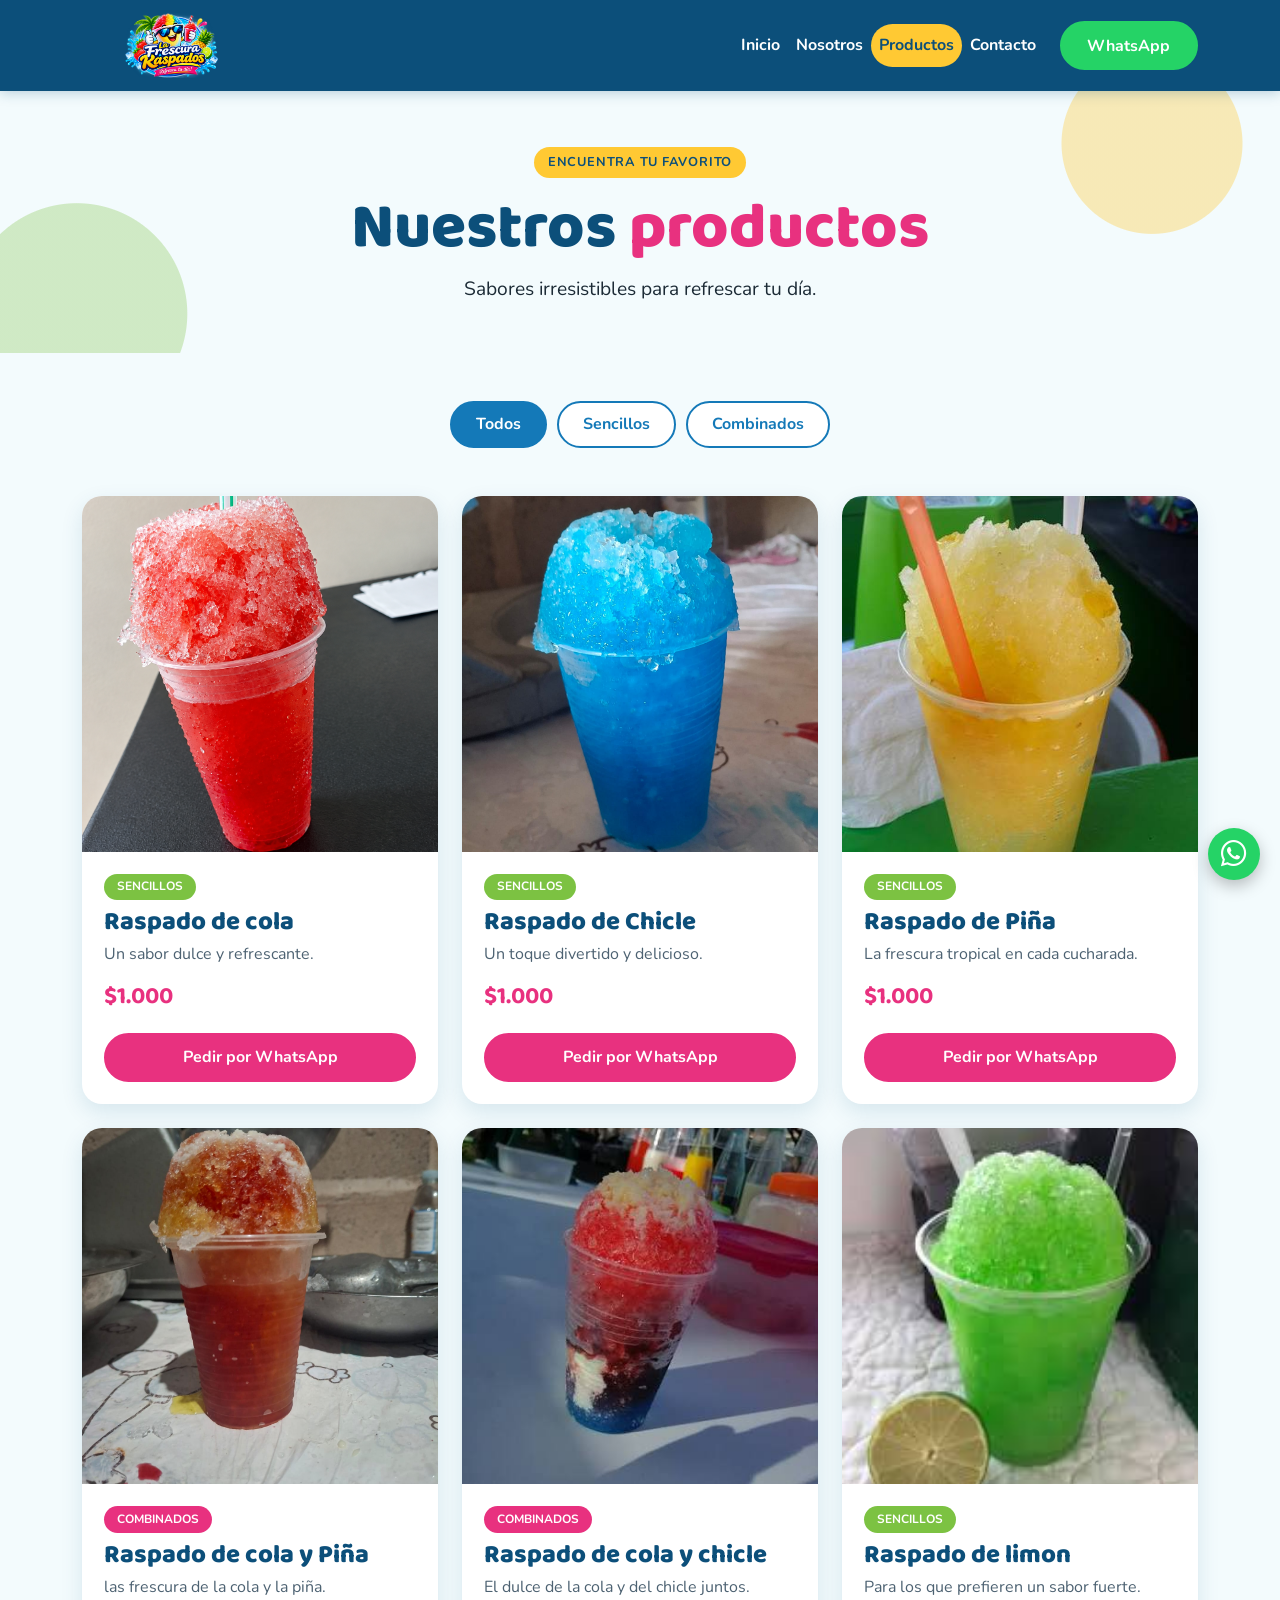
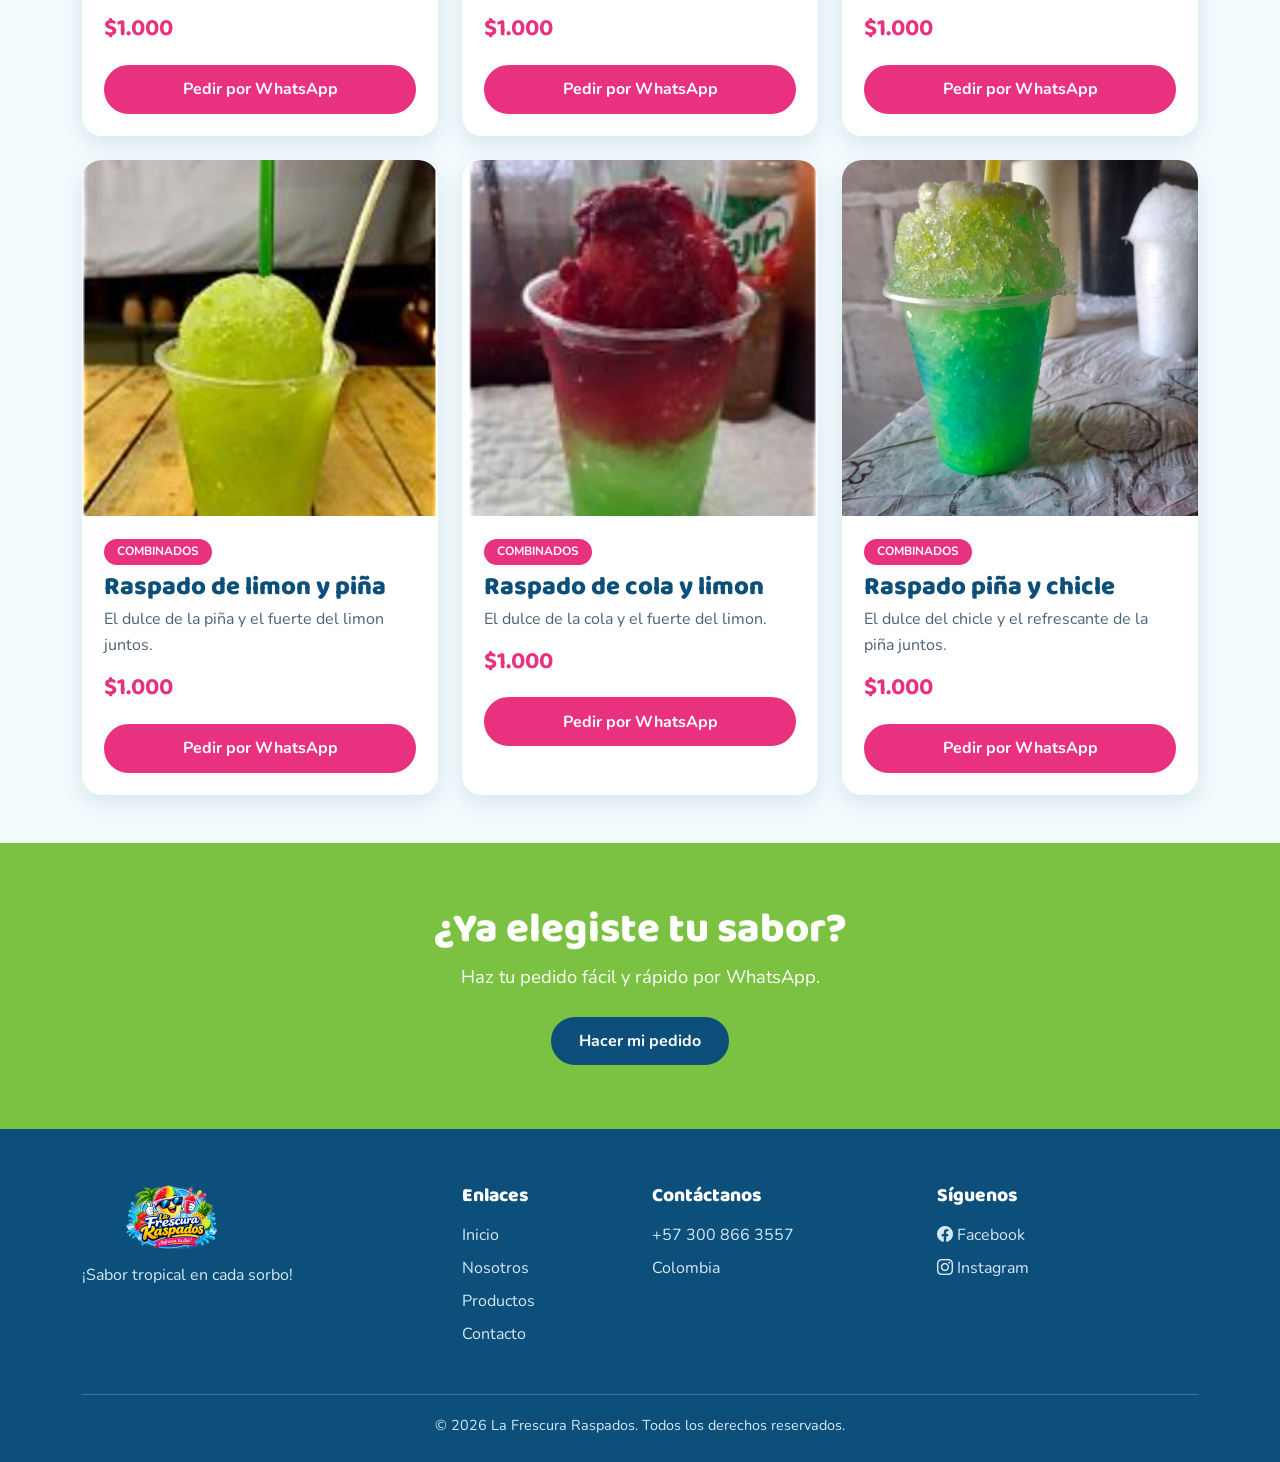
<file: productos.html>
<!DOCTYPE html>
<html lang="es">
    <link rel="stylesheet" href="https://cdn.jsdelivr.net/npm/bootstrap-icons@1.11.3/font/bootstrap-icons.min.css">
<head>
    <meta charset="UTF-8">
    <meta name="viewport" content="width=device-width, initial-scale=1.0">
    <title>Productos | La Frescura Raspados</title>
    <link rel="stylesheet" href="css/bootstrap.css">
    <link rel="stylesheet" href="css/estilo.css">
</head>
<body>

<nav class="navbar navbar-expand-lg navbar-dark barra-navegacion sticky-top">
    <div class="container">
<a class="navbar-brand logo" href="index.html">
    <img src="./img/Logo tropical de raspados refrescantes.png"
         alt="La Frescura Raspados"
         class="logo-imagen">
</a>
        <button class="navbar-toggler" type="button" data-bs-toggle="collapse"
                data-bs-target="#menuPrincipal" aria-label="Abrir menú">
            <span class="navbar-toggler-icon"></span>
        </button>
        <div class="collapse navbar-collapse" id="menuPrincipal">
            <ul class="navbar-nav ms-auto align-items-lg-center">
                <li class="nav-item"><a class="nav-link" href="index.html">Inicio</a></li>
                <li class="nav-item"><a class="nav-link" href="nosotros.html">Nosotros</a></li>
                <li class="nav-item"><a class="nav-link activo" href="productos.html">Productos</a></li>
                <li class="nav-item"><a class="nav-link" href="contacto.html">Contacto</a></li>
                <li class="nav-item ms-lg-3">
                    <a class="btn btn-whatsapp" href="https://wa.me/573008663557" target="_blank">WhatsApp</a>
                </li>
            </ul>
        </div>
    </div>
</nav>

<header class="encabezado-pagina">
    <div class="container text-center">
        <span class="etiqueta">ENCUENTRA TU FAVORITO</span>
        <h1>Nuestros <span>productos</span></h1>
        <p>Sabores irresistibles para refrescar tu día.</p>
    </div>
</header>

<section class="container py-5">
    <div class="filtros-productos text-center mb-5">
        <button class="filtro activo" data-filter="todos">Todos</button>
        <button class="filtro" data-filter="frutales">Sencillos</button>
        <button class="filtro" data-filter="especiales">Combinados</button>
    </div>

    <div class="row g-4" id="catalogoProductos">

        <div class="col-md-6 col-lg-4 producto-item" data-category="frutales">
            <article class="producto-card">
                <img src="img/ba75a907-66b9-4c83-8964-df382645d1fd.png" class="producto-foto foto-fresa"
                     alt="Raspado de cola">
                <div class="producto-info">
                    <span class="categoria">SENCILLOS</span>
                    <h3>Raspado de cola</h3>
                    <p>Un sabor dulce y refrescante.</p>
                    <strong>$1.000</strong>
                    <button class="btn btn-rosa w-100 mt-3 btn-pedir"
                            data-producto="Raspado de cola" data-precio="1000">
                        Pedir por WhatsApp
                    </button>
                </div>
            </article>
        </div>

        <div class="col-md-6 col-lg-4 producto-item" data-category="frutales">
            <article class="producto-card">
                <img src="img/dbffd0da-5d17-4e52-b5f3-8c5c97709190.jpg" class="producto-foto foto-chicle"
                     alt="Raspado de chicle">
                <div class="producto-info">
                    <span class="categoria">SENCILLOS</span>
                    <h3>Raspado de Chicle</h3>
                    <p>Un toque divertido y delicioso.</p>
                    <strong>$1.000</strong>
                    <button class="btn btn-rosa w-100 mt-3 btn-pedir"
                            data-producto="Raspado de Chicle" data-precio="1000">
                        Pedir por WhatsApp
                    </button>
                </div>
            </article>
        </div>

        <div class="col-md-6 col-lg-4 producto-item" data-category="frutales">
            <article class="producto-card">
                <img src="img/images (1).jpeg" class="producto-foto foto-pina"
                     alt="Raspado de piña">
                <div class="producto-info">
                    <span class="categoria">SENCILLOS</span>
                    <h3>Raspado de Piña</h3>
                    <p>La frescura tropical en cada cucharada.</p>
                    <strong>$1.000</strong>
                    <button class="btn btn-rosa w-100 mt-3 btn-pedir"
                            data-producto="Raspado de Piña" data-precio="1000">
                        Pedir por WhatsApp
                    </button>
                </div>
            </article>
        </div>

    
            <div class="col-md-6 col-lg-4 producto-item" data-category="especiales">
            <article class="producto-card">
                <img src="img/WhatsApp Image 2026-11-24 at 7.08.13 PM.jpeg" class="producto-foto foto-pina"
                     alt="Raspado de piña">
                <div class="producto-info">
                    <span class="categoria">COMBINADOS</span>
                    <h3>Raspado de cola y Piña</h3>
                    <p>las frescura de la cola y la piña.</p>
                    <strong>$1.000</strong>
                    <button class="btn btn-rosa w-100 mt-3 btn-pedir"
                            data-producto="Raspado de cola y Piña" data-precio="1000">
                        Pedir por WhatsApp
                    </button>
                </div>
            </article>
        </div>

   
                <div class="col-md-6 col-lg-4 producto-item" data-category="especiales">
            <article class="producto-card">
                <img src="img/images (2).jpeg" class="producto-foto foto-pina"
                     alt="Raspado de piña">
                <div class="producto-info">
                    <span class="categoria">COMBINADOS</span>
                    <h3>Raspado de cola y chicle</h3>
                    <p>El dulce de la cola y del chicle juntos.</p>
                    <strong>$1.000</strong>
                    <button class="btn btn-rosa w-100 mt-3 btn-pedir"
                            data-producto="Raspado de cola y chicle" data-precio="1000">
                        Pedir por WhatsApp
                    </button>
                </div>
            </article>
        </div>

       <div class="col-md-6 col-lg-4 producto-item" data-category="frutales">
            <article class="producto-card">
                <img src="img/descarga.jpeg" class="producto-foto foto-pina"
                     alt="Raspado de limon">
                <div class="producto-info">
                    <span class="categoria">SENCILLOS</span>
                    <h3>Raspado de limon</h3>
                    <p>Para los que prefieren un sabor fuerte.</p>
                    <strong>$1.000</strong>
                    <button class="btn btn-rosa w-100 mt-3 btn-pedir"
                            data-producto="Raspado de limon" data-precio="1000">
                        Pedir por WhatsApp
                    </button>
                </div>
            </article>
        </div>
        
                    <div class="col-md-6 col-lg-4 producto-item" data-category="especiales">
            <article class="producto-card">
                <img src="img/limon y piña.png" class="producto-foto foto-pina"
                     alt="Raspado de limon y piña">
                <div class="producto-info">
                    <span class="categoria">COMBINADOS</span>
                    <h3>Raspado de limon y piña</h3>
                    <p>El dulce de la piña y el fuerte del limon juntos.</p>
                    <strong>$1.000</strong>
                    <button class="btn btn-rosa w-100 mt-3 btn-pedir"
                            data-producto="Raspado de limon y Piña" data-precio="1000">
                        Pedir por WhatsApp
                    </button>
                </div>
            </article>
        </div>

  
                    <div class="col-md-6 col-lg-4 producto-item" data-category="especiales">
            <article class="producto-card">
                <img src="img/Captura de pantalla 2026-11-24 184628.png" class="producto-foto foto-pina"
                     alt="Raspado de cola y limon">
                <div class="producto-info">
                    <span class="categoria">COMBINADOS</span>
                    <h3>Raspado de cola y limon</h3>
                    <p>El dulce de la cola y el fuerte del limon.</p>
                    <strong>$1.000</strong>
                    <button class="btn btn-rosa w-100 mt-3 btn-pedir"
                            data-producto="Raspado de cola y limon" data-precio="1000">
                        Pedir por WhatsApp
                    </button>
                </div>
            </article>
        </div>
                           <div class="col-md-6 col-lg-4 producto-item" data-category="especiales">
                    <article class="producto-card">
                <img src="img/e3da3c43-698e-478e-8b8e-64c1e1eaf092.jpg" class="producto-foto foto-pina"
                     alt="Raspado de piña y chicle">
                <div class="producto-info">
                    <span class="categoria">COMBINADOS</span>
                    <h3>Raspado piña y chicle</h3>
                    <p>El dulce del chicle y el refrescante de la piña juntos.</p>
                    <strong>$1.000</strong>
                    <button class="btn btn-rosa w-100 mt-3 btn-pedir"
                            data-producto="Raspado de Piña y chicle" data-precio="1000">
                        Pedir por WhatsApp
                    </button>
                </div>
            </article>
        </div>
</section>

<section class="franja-verde">
    <div class="container text-center">
        <h2>¿Ya elegiste tu sabor?</h2>
        <p>Haz tu pedido fácil y rápido por WhatsApp.</p>
        <a href="https://wa.me/573008663557?text=Hola,%20quiero%20hacer%20un%20pedido"
           target="_blank" class="btn btn-azul">Hacer mi pedido</a>
    </div>
</section>

<footer class="pie-pagina">
    <div class="container">
        <div class="row gy-4">
            <div class="col-lg-4">
<a class="navbar-brand logo" href="index.html">
    <img src="./img/Logo tropical de raspados refrescantes.png"
         alt="La Frescura Raspados"
         class="logo-imagen">
</a>
                <p>¡Sabor tropical en cada sorbo!</p>
            </div>
            <div class="col-lg-2 col-6">
                <h5>Enlaces</h5>
                <a href="index.html">Inicio</a><a href="nosotros.html">Nosotros</a>
                <a href="productos.html">Productos</a><a href="contacto.html">Contacto</a>
            </div>
            <div class="col-lg-3 col-6">
                <h5>Contáctanos</h5>
                <p>+57 300 866 3557</p><p>Colombia</p>
            </div>
            <div class="col-lg-3">
                <h5>Síguenos</h5>
                <div class="redes">

    <a href="https://www.facebook.com/profile.php?id=61596878762252"
       target="_blank" rel="noopener noreferrer">
        <i class="bi bi-facebook"></i> Facebook
    </a>

    <a href="https://www.instagram.com/frescuraraspados/"
       target="_blank" rel="noopener noreferrer">
        <i class="bi bi-instagram"></i> Instagram
    </a>



</div>
            </div>
        </div>
        <div class="copyright">© 2026 La Frescura Raspados. Todos los derechos reservados.</div>
    </div>
</footer>

<a class="flotante-whatsapp"
   href="https://wa.me/573008663557"
   target="_blank"
   rel="noopener noreferrer"
   aria-label="Contactar por WhatsApp">
    <i class="bi bi-whatsapp"></i>
</a>

<button id="volverArriba"
        class="volver-arriba"
        aria-label="Volver arriba">↑</button>
        
<script src="js/bootstrap.bundle.js"></script>
<script src="js/script.js"></script>
</body>
</html>
</file>
<file: css/estilo.css>
/* La Frescura Raspados - css/estilo.css
   Va DESPUÉS de bootstrap.css para poder sobrescribirlo. */

@import url("https://fonts.googleapis.com/css2?family=Baloo+2:wght@600;700;800&family=Nunito:wght@400;600;700&display=swap");

:root {
    --rosa: #e8317f;
    --rosa-oscuro: #c21e66;
    --azul: #1479b8;
    --azul-oscuro: #0c4f7a;
    --verde: #7cc242;
    --verde-oscuro: #5a9d27;
    --amarillo: #ffc933;
    --fondo: #f3fbfd;
    --texto: #1c2b36;
    --radio: 20px;
}

/* ---------- Base ---------- */
body {
    font-family: "Nunito", system-ui, sans-serif;
    color: var(--texto);
    background: var(--fondo);
    line-height: 1.65;
}

h1, h2, h3, h4, h5 {
    font-family: "Baloo 2", "Nunito", sans-serif;
    font-weight: 800;
    line-height: 1.1;
    color: var(--azul-oscuro);
}

a:focus-visible,
button:focus-visible {
    outline: 3px solid var(--amarillo);
    outline-offset: 3px;
}

.etiqueta {
    display: inline-block;
    padding: .3rem .9rem;
    margin-bottom: 1rem;
    border-radius: 50px;
    background: var(--amarillo);
    color: var(--azul-oscuro);
    font-weight: 700;
    font-size: .8rem;
    letter-spacing: .06em;
}

/* ---------- Botones ---------- */
.btn {
    font-weight: 700;
    border-radius: 50px;
    padding: .65rem 1.6rem;
    transition: background-color .2s, color .2s, border-color .2s;
}

.btn-rosa {
    background: var(--rosa);
    border: 2px solid var(--rosa);
    color: #fff;
}
.btn-rosa:hover,
.btn-rosa:focus {
    background: var(--rosa-oscuro);
    border-color: var(--rosa-oscuro);
    color: #fff;
}

.btn-azul {
    background: var(--azul-oscuro);
    border: 2px solid var(--azul-oscuro);
    color: #fff;
}
.btn-azul:hover,
.btn-azul:focus {
    background: #fff;
    border-color: #fff;
    color: var(--azul-oscuro);
}

.btn-outline-azul {
    background: transparent;
    border: 2px solid var(--azul);
    color: var(--azul);
}
.btn-outline-azul:hover,
.btn-outline-azul:focus {
    background: var(--azul);
    color: #fff;
}

.btn-whatsapp {
    background: #25d366;
    border: 2px solid #25d366;
    color: #fff;
}
.btn-whatsapp:hover,
.btn-whatsapp:focus {
    background: #1ebe5a;
    border-color: #1ebe5a;
    color: #fff;
}

/* ---------- Barra de navegación ---------- */
.barra-navegacion {
    background: var(--azul-oscuro);
    padding: .5rem 0;
    box-shadow: 0 2px 12px rgba(12, 79, 122, .25);
}

.logo-imagen {
    height: 80px;
    width: auto;
}

.barra-navegacion .nav-link {
    color: #fff;
    font-weight: 700;
    padding: .5rem 1rem;
    border-radius: 50px;
    transition: background-color .2s, color .2s;
}
.barra-navegacion .nav-link:hover {
    background: rgba(255, 255, 255, .15);
    color: #fff;
}
.barra-navegacion .nav-link.activo {
    background: var(--amarillo);
    color: var(--azul-oscuro);
}

/* ---------- Portada ---------- */
.portada {
    padding: 4rem 0 3.5rem;
    background:
        radial-gradient(circle at 92% 12%, rgba(255, 201, 51, .35) 0 120px, transparent 121px),
        radial-gradient(circle at 4% 90%, rgba(232, 49, 127, .15) 0 150px, transparent 151px),
        var(--fondo);
    overflow: hidden;
}

.texto-portada h1 {
    font-size: clamp(2.8rem, 7vw, 4.8rem);
    margin-bottom: 1rem;
}
.texto-portada h1 span {
    color: var(--rosa);
}
.texto-portada p {
    font-size: 1.2rem;
    max-width: 30rem;
    margin-bottom: 1.8rem;
}

.imagen-portada {
    border-radius: 28px;
    box-shadow: 0 18px 40px rgba(12, 79, 122, .2);
}

/* ---------- Carrusel ---------- */
#carruselSabores {
    border-radius: 24px;
    overflow: hidden;
    box-shadow: 0 12px 30px rgba(12, 79, 122, .18);
}
#carruselSabores .carousel-item img {
    height: 420px;
    object-fit: cover;
}

/* ---------- Productos ---------- */
.seccion {
    padding-top: 3rem;
    padding-bottom: 3rem;
}

.titulo-seccion h2 {
    font-size: clamp(2rem, 4vw, 2.8rem);
}
.titulo-seccion p {
    color: #4d6272;
}

.producto-card {
    height: 100%;
    background: #fff;
    border-radius: var(--radio);
    overflow: hidden;
    box-shadow: 0 8px 22px rgba(12, 79, 122, .12);
    display: flex;
    flex-direction: column;
    transition: transform .2s, box-shadow .2s;
}
.producto-card:hover {
    transform: translateY(-4px);
    box-shadow: 0 14px 28px rgba(12, 79, 122, .18);
}

.producto-foto {
    width: 100%;
    aspect-ratio: 1 / 1;
    object-fit: cover;
    object-position: center;
}
/* Ajusta el encuadre de cada foto si hace falta */
.foto-fresa  { object-position: center; }
.foto-chicle { object-position: center; }
.foto-pina   { object-position: center; }

.producto-info {
    padding: 1.4rem;
    display: flex;
    flex-direction: column;
    flex: 1;
}
.producto-info h3 {
    font-size: 1.6rem;
    margin-bottom: .3rem;
}
.producto-info p {
    margin-bottom: .6rem;
    color: #4d6272;
}
.producto-info strong {
    font-family: "Baloo 2", sans-serif;
    font-size: 1.5rem;
    color: var(--rosa);
}
.producto-info .btn {
    margin-top: auto;
}

/* ---------- Franja verde ---------- */
.franja-verde {
    padding: 4rem 0;
    background: var(--verde);
}
.franja-verde h2 {
    color: #fff;
    font-size: clamp(1.9rem, 4vw, 2.6rem);
    margin-bottom: .6rem;
}
.franja-verde p {
    color: #fff;
    font-size: 1.15rem;
    margin-bottom: 1.5rem;
}

/* ---------- Pie de página ---------- */
.pie-pagina {
    background: var(--azul-oscuro);
    color: #d6e8f3;
    padding: 3.5rem 0 1.5rem;
}
.pie-pagina h5 {
    color: #fff;
    font-size: 1.2rem;
    margin-bottom: 1rem;
}
.pie-pagina p {
    margin-bottom: .4rem;
}
.pie-pagina a {
    display: block;
    color: #d6e8f3;
    text-decoration: none;
    margin-bottom: .4rem;
}
.pie-pagina a:hover {
    color: var(--amarillo);
}
.pie-pagina .logo-imagen {
    height: 64px;
    margin-bottom: .8rem;
}
.redes a {
    display: block;
}
.copyright {
    margin-top: 2.5rem;
    padding-top: 1.2rem;
    border-top: 1px solid rgba(255, 255, 255, .2);
    text-align: center;
    font-size: .9rem;
}

/* ---------- Botones flotantes ---------- */
.flotante-whatsapp,
.volver-arriba {
    position: fixed;
    right: 20px;
    width: 52px;
    height: 52px;
    border-radius: 50%;
    border: 0;
    display: flex;
    align-items: center;
    justify-content: center;
    font-size: 1.6rem;
    line-height: 1;
    text-decoration: none;
    box-shadow: 0 6px 16px rgba(0, 0, 0, .25);
    z-index: 1030;
}
.flotante-whatsapp {
    bottom: 20px;
    background: #25d366;
    color: #fff;
}
.flotante-whatsapp:hover {
    background: #1ebe5a;
    color: #fff;
}
.volver-arriba {
    bottom: 84px;
    background: var(--rosa);
    color: #fff;
    cursor: pointer;
    opacity: 0;
    visibility: hidden;
    transform: translateY(10px);
    transition: opacity .25s, transform .25s, visibility .25s;
}
.volver-arriba.visible {
    opacity: 1;
    visibility: visible;
    transform: translateY(0);
}
.volver-arriba:hover {
    background: var(--rosa-oscuro);
}

/* =====================================================
   PÁGINA NOSOTROS
   ===================================================== */

/* ---------- Encabezado de páginas internas ---------- */
.encabezado-pagina {
    padding: 3.5rem 0 3rem;
    background:
        radial-gradient(circle at 90% 20%, rgba(255, 201, 51, .35) 0 90px, transparent 91px),
        radial-gradient(circle at 6% 85%, rgba(124, 194, 66, .3) 0 110px, transparent 111px),
        var(--fondo);
    overflow: hidden;
}
.encabezado-pagina h1 {
    font-size: clamp(2.6rem, 6vw, 4rem);
    margin-bottom: .6rem;
}
.encabezado-pagina h1 span {
    color: var(--rosa);
}
.encabezado-pagina p {
    font-size: 1.2rem;
    max-width: 34rem;
    margin: 0 auto;
}

/* ---------- Historia ---------- */
.titulo-interno {
    font-size: clamp(1.9rem, 4vw, 2.6rem);
    margin-bottom: 1rem;
}
.foto-nosotros {
    width: 100%;
    border-radius: 28px;
    box-shadow: 0 16px 36px rgba(12, 79, 122, .2);
}

/* ---------- Valores ---------- */
.valores {
    background: #fff;
}
.valor-card {
    height: 100%;
    padding: 2rem 1.5rem;
    text-align: center;
    background: var(--fondo);
    border-radius: var(--radio);
    border-bottom: 5px solid var(--rosa);
}
.col-md-4:nth-child(2) .valor-card { border-bottom-color: var(--verde); }
.col-md-4:nth-child(3) .valor-card { border-bottom-color: var(--amarillo); }

.valor-icono {
    width: 72px;
    height: 72px;
    margin: 0 auto 1rem;
    display: flex;
    align-items: center;
    justify-content: center;
    font-size: 2.2rem;
    background: #fff;
    border-radius: 50%;
    box-shadow: 0 6px 14px rgba(12, 79, 122, .12);
}
.valor-card h3 {
    font-size: 1.6rem;
    margin-bottom: .4rem;
}
.valor-card p {
    margin-bottom: 0;
    color: #4d6272;
}

/* ---------- Galería ---------- */
.foto-galeria {
    width: 100%;
    aspect-ratio: 1 / 1;
    object-fit: cover;
    border-radius: var(--radio);
    box-shadow: 0 8px 22px rgba(12, 79, 122, .15);
    transition: transform .2s;
}
.foto-galeria:hover {
    transform: scale(1.03);
}

/* =====================================================
   PÁGINA PRODUCTOS
   ===================================================== */

/* ---------- Filtros ---------- */
.filtros-productos {
    display: flex;
    flex-wrap: wrap;
    justify-content: center;
    gap: .6rem;
}
.filtro {
    padding: .5rem 1.5rem;
    font-family: "Nunito", sans-serif;
    font-weight: 700;
    color: var(--azul);
    background: #fff;
    border: 2px solid var(--azul);
    border-radius: 50px;
    cursor: pointer;
    transition: background-color .2s, color .2s;
}
.filtro:hover {
    background: rgba(20, 121, 184, .1);
}
.filtro.activo {
    background: var(--azul);
    color: #fff;
}

/* Por si el script oculta productos con una clase o con hidden */
.producto-item.oculto,
.producto-item[hidden] {
    display: none;
}

/* ---------- Tarjetas del catálogo ---------- */
.categoria {
    align-self: flex-start;
    margin-bottom: .5rem;
    padding: .2rem .8rem;
    border-radius: 50px;
    background: var(--verde);
    color: #fff;
    font-weight: 700;
    font-size: .75rem;
}
.producto-item[data-category="especiales"] .categoria {
    background: var(--rosa);
}

.btn-pedir {
    border: 2px solid var(--rosa);
}

/* =====================================================
   PÁGINA CONTACTO
   ===================================================== */

/* ---------- Datos de contacto ---------- */
.contacto-dato {
    display: flex;
    align-items: center;
    gap: 1rem;
    margin-bottom: 1.2rem;
}
.contacto-dato h5 {
    margin-bottom: .1rem;
    font-size: 1.15rem;
}
.contacto-dato p {
    margin-bottom: 0;
    color: #4d6272;
}
.contacto-icono {
    flex: 0 0 52px;
    width: 52px;
    height: 52px;
    display: flex;
    align-items: center;
    justify-content: center;
    font-size: 1.4rem;
    color: #fff;
    background: var(--azul);
    border-radius: 50%;
}
.contacto-dato:nth-of-type(2) .contacto-icono { background: var(--rosa); }
.contacto-dato:nth-of-type(3) .contacto-icono { background: var(--verde-oscuro); }

/* ---------- Formulario ---------- */
.formulario-card {
    padding: 2.2rem;
    background: #fff;
    border-radius: 24px;
    box-shadow: 0 12px 30px rgba(12, 79, 122, .15);
    border-top: 6px solid var(--rosa);
}
.formulario-card h2 {
    font-size: 2rem;
    margin-bottom: .3rem;
}
.formulario-card > p {
    margin-bottom: 1.5rem;
    color: #4d6272;
}
.formulario-card .form-label {
    font-weight: 700;
    color: var(--azul-oscuro);
}
.formulario-card .form-control {
    padding: .7rem 1rem;
    border: 2px solid #cfe3ee;
    border-radius: 14px;
    background: var(--fondo);
}
.formulario-card .form-control:focus {
    border-color: var(--azul);
    background: #fff;
    box-shadow: 0 0 0 .2rem rgba(20, 121, 184, .2);
}
.formulario-card .btn:disabled {
    opacity: .7;
}

/* Mensaje de respuesta (el script le pone el color) */
#respuestaFormulario {
    margin-bottom: 0;
    font-weight: 700;
}
/* ---------- Mapa ---------- */
.mapa-contenedor {
    overflow: hidden;
    border-radius: 24px;
    border-bottom: 6px solid var(--verde);
    box-shadow: 0 12px 30px rgba(12, 79, 122, .15);
}
.mapa-contenedor iframe {
    display: block;
    width: 100%;
    height: 420px;
    border: 0;
}

/* ---------- Móvil ---------- */
@media (max-width: 991.98px) {
    .portada { padding: 2.5rem 0; text-align: center; }
    .texto-portada p { margin-left: auto; margin-right: auto; }
    .texto-portada .d-flex { justify-content: center; }
    .imagen-portada { margin-top: 2rem; }
    .barra-navegacion .nav-link { margin: .15rem 0; }
    .encabezado-pagina { padding: 2.5rem 0 2rem; }
    .formulario-card { padding: 1.5rem; }
}

@media (max-width: 575.98px) {
    #carruselSabores .carousel-item img { height: 220px; }
    .logo-imagen { height: 46px; }
}

@media (prefers-reduced-motion: reduce) {
    * { transition: none !important; }
}

/* SECCIÓN DE SUSCRIPCIÓN */

.suscripcion {
    background: #eafaff;
    padding: 60px 0;
}

.suscripcion h2 {
    color: #0077b6;
    font-size: 32px;
    font-weight: 800;
    margin-top: 12px;
}

.texto-suscripcion {
    color: #243447;
    max-width: 600px;
    margin: 12px auto 25px;
    font-size: 16px;
    line-height: 1.7;
}

.newsletter-contenedor {
    max-width: 500px;
    margin: 25px auto;
    padding: 30px;
    background: #d9f7f3;
    border: 2px solid #2ec4b6;
    border-radius: 22px;
    box-shadow: 0 8px 22px rgba(46, 196, 182, 0.18);
}

.newsletter-contenedor .form-control {
    border: 1px solid #b5e5df;
    border-radius: 12px;
    padding: 13px;
    font-size: 15px;
}

.newsletter-contenedor .form-control:focus {
    border-color: #00b4d8;
    box-shadow: 0 0 0 3px rgba(0, 180, 216, 0.15);
}

.newsletter-contenedor .form-check-label {
    color: #243447;
    font-size: 14px;
}

.newsletter-contenedor .btn {
    padding: 13px;
    font-weight: bold;
    border-radius: 12px;
}

.mensaje-suscripcion {
    display: block;
    color: #0077b6;
    font-weight: 600;
    margin-top: 15px;
}

@media (max-width: 576px) {
    .newsletter-contenedor {
        padding: 20px;
    }

    .suscripcion h2 {
        font-size: 26px;
    }
}


/* LOGOS */
.logo-imagen {
    width: 180px;
    height: 65px;
    object-fit: contain;
    display: block;
}

/* IMAGEN PRINCIPAL */
.imagen-portada {
    width: 100%;
    height: auto;
}

/* AJUSTES PARA CELULARES */
@media (max-width: 768px) {

    .logo-imagen {
        width: 130px;
        height: 50px;
    }

    .navbar {
        padding: 8px 0;
    }

    .navbar-nav {
        align-items: flex-start !important;
        padding-top: 12px;
    }

    .navbar-nav .nav-item {
        width: 100%;
    }

    .btn-whatsapp {
        margin-top: 8px;
    }

    .imagen-portada {
        margin-top: 25px;
    }

    .producto-foto {
        max-width: 100%;
        height: auto;
    }

    .carousel-item img {
        width: 100%;
        height: 200px;
        object-fit: cover;
    }

    .newsletter-contenedor iframe {
        width: 100%;
        max-width: 100%;
    }
}
</file>
